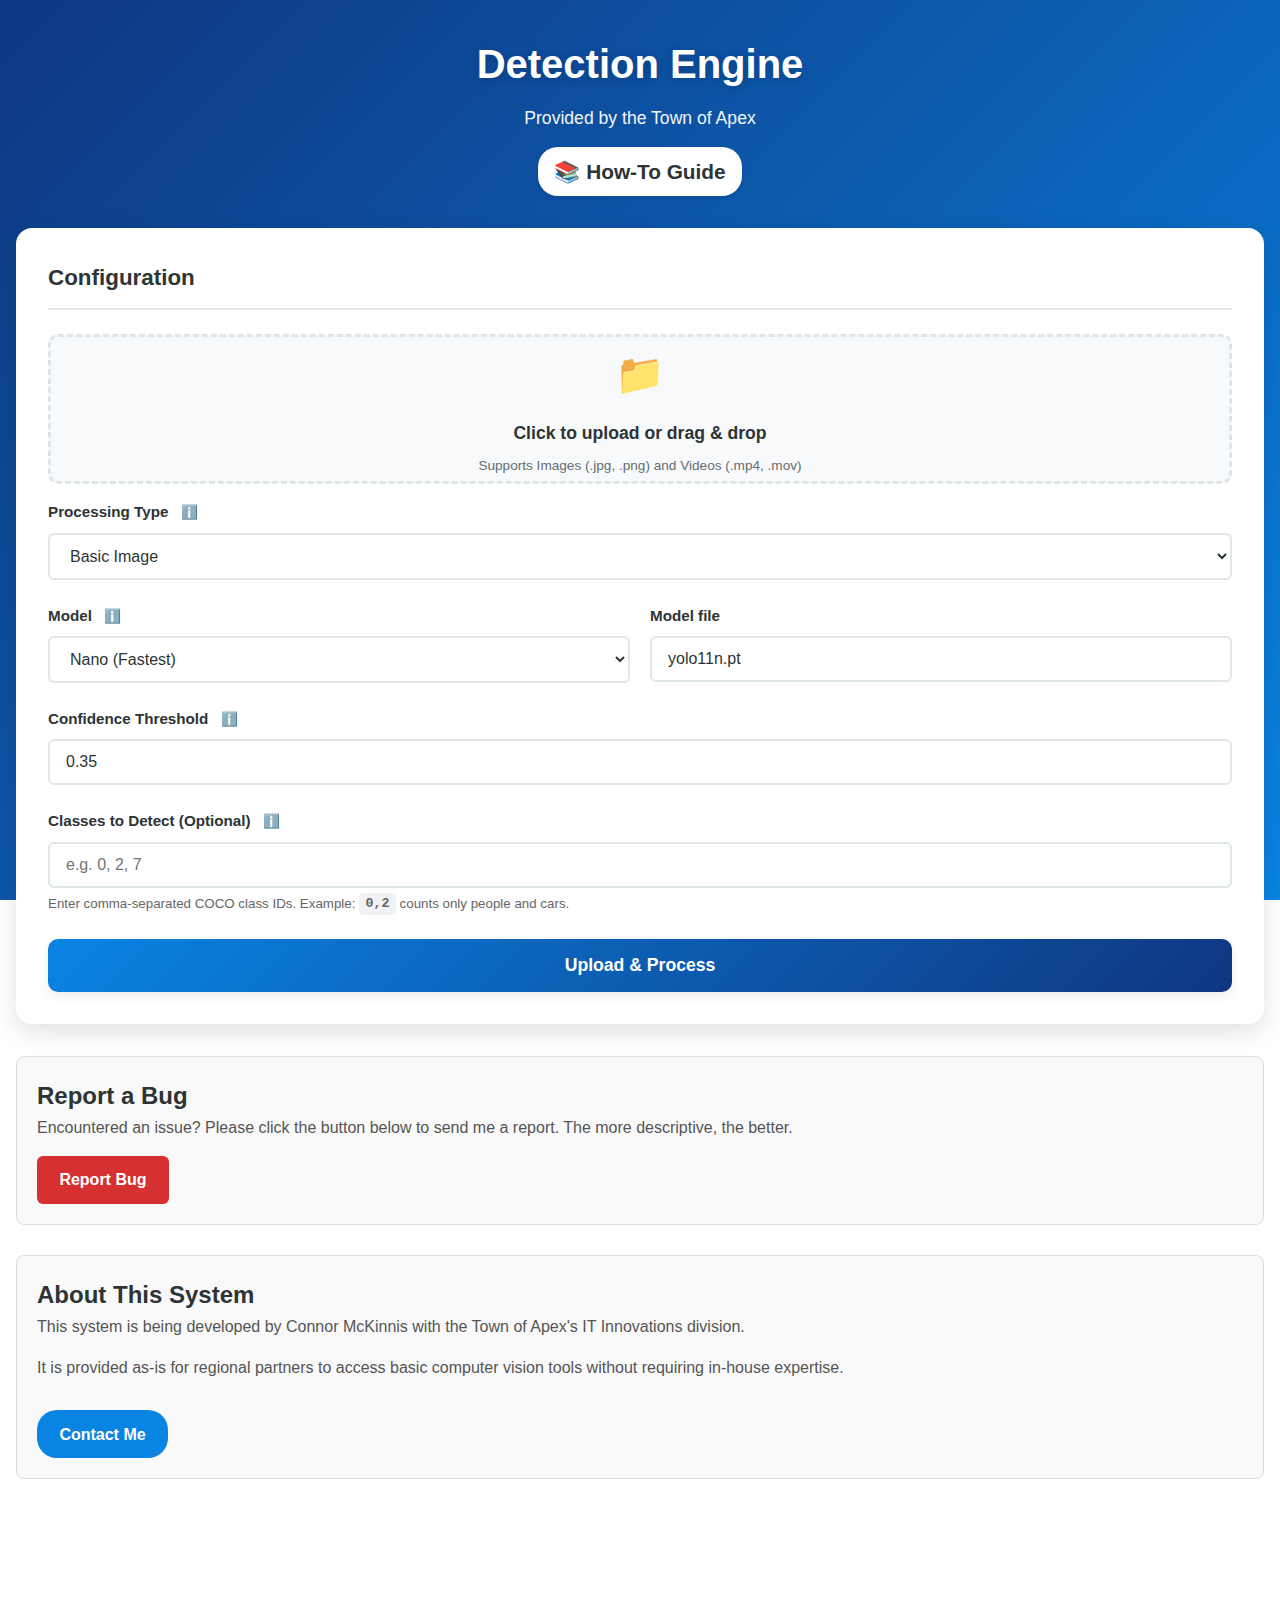
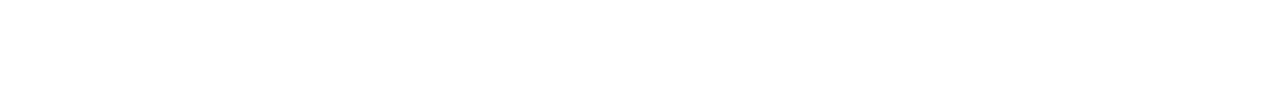
<file: static/index.html>
<!DOCTYPE html>
<html lang="en">

<head>
    <meta charset="UTF-8">
    <meta name="viewport" content="width=device-width, initial-scale=1.0">
    <title>Detection Engine</title>
    <link rel="icon"
        href="data:image/svg+xml,<svg xmlns=%22http://www.w3.org/2000/svg%22 viewBox=%220 0 100 100%22><text y=%22.9em%22 font-size=%2290%22>🔍</text></svg>">
    <link rel="stylesheet" href="/static/style.css">
</head>

<body>
    <div class="container">
        <header>
            <h1>Detection Engine</h1>
            <p class="subtitle">Provided by the Town of Apex</p>
            <div style="margin-top: 15px;">
                <a href="/guide"
                    style="display: inline-block; background-color: white; color: #2d3436; text-decoration: none; font-weight: 600; padding: 8px 16px; border-radius: 20px; box-shadow: 0 2px 4px rgba(0,0,0,0.1); font-size: 1.3rem;">
                    📚 How-To Guide
                </a>
            </div>
        </header>

        <!-- Main Form -->
        <form id="uploadForm" class="upload-form">
            <h2>Configuration</h2>

            <!-- File Upload -->
            <div class="drop-zone" id="dropZone">
                <div class="drop-zone-content">
                    <span class="drop-zone-icon">📁</span>
                    <span class="drop-zone-text">Click to upload or drag & drop</span>
                    <span class="drop-zone-hint">Supports Images (.jpg, .png) and Videos (.mp4, .mov)</span>
                </div>
                <input type="file" name="file" id="fileInput" accept="image/*,video/*" required class="drop-zone-input">
            </div>
            <div id="filePreview" class="file-preview" style="display:none;">
                <div class="preview-info">
                    <span id="previewName"></span>
                    <button type="button" id="removeFileBtn" class="remove-btn">&times;</button>
                </div>
            </div>

            <!-- Processing Type -->
            <div class="form-group">
                <label for="typeSelect">
                    Processing Type
                    <span class="tooltip"
                        data-tooltip="Basic: Fast standard detection. Sliced: Better for small objects, uses tiled processing.">ℹ️</span>
                </label>
                <select name="type" id="typeSelect">
                    <optgroup label="🖼️ Images" id="imageGroup">
                        <option value="basic">Basic Image</option>
                        <option value="sliced">Sliced Image (Better for small objects)</option>
                        <option value="image_zone_count">Image Zone Counting</option>
                        <option value="image_custom">Advanced Image (Custom Classes)</option>
                    </optgroup>
                    <optgroup label="🎥 Videos" id="videoGroup">
                        <option value="video">Basic Video</option>
                        <option value="sliced_video">Sliced Video (Better for small objects)</option>
                        <option value="polygon_cross_count">Polygon Crossing</option>
                        <option value="video_custom">Advanced Video (Custom Classes)</option>
                        <option value="stream">YouTube Livestream (Real-time)</option>
                    </optgroup>
                </select>
            </div>

            <div style="display: flex; gap: 20px; flex-wrap: wrap;">
                <!-- Model Select -->
                <div class="form-group" style="flex: 1; min-width: 250px;">
                    <label for="modelSelect">
                        Model
                        <span class="tooltip"
                            data-tooltip="Larger models are more accurate but slower. Nano is fastest.">
                            ℹ️
                        </span>
                    </label>

                    <select id="modelSelect" class="form-control">
                        <option value="yolo11n.pt">Nano (Fastest)</option>
                        <option value="yolo11s.pt">Small</option>
                        <option value="yolo11m.pt">Medium</option>
                        <option value="yolo11l.pt">Large</option>
                        <option value="yolo11x.pt">Extra Large (Most Accurate)</option>
                        <option value="yolo11n_drone.pt">Aerial Nano (best for aerials and crowds)</option>
                        <option value="yoloe-11s-seg.pt">YOLOE (Custom Classes)</option>
                    </select>
                </div>

                <!-- Model Input -->
                <div class="form-group" style="flex: 1; min-width: 250px;">
                    <label for="modelInput">Model file</label>
                    <input type="text" name="model" id="modelInput" value="yolo11n.pt" class="form-control">
                </div>
            </div>

            <!-- Confidence Threshold -->
            <div class="form-group">
                <label for="confInput">
                    Confidence Threshold
                    <span class="tooltip"
                        data-tooltip="Lower (0.1-0.3) = more detections but more false positives. Higher (0.5-0.8) = fewer but more confident detections.">ℹ️</span>
                </label>
                <input type="number" name="conf_threshold" id="confInput" value="0.35" step="0.01" min="0" max="1">
            </div>

            <!-- Standard Classes to Detect -->
            <div class="form-group" id="standardClassesGroup">
                <label for="polygonClasses">
                    Classes to Detect (Optional)
                    <span class="tooltip"
                        data-tooltip="Comma-separated COCO class IDs. Example: 0=person, 2=car, 7=truck. Leave blank to detect all classes.">
                        ℹ️
                    </span>
                </label>

                <input type="text" id="polygonClasses" name="polygon_classes" placeholder="e.g. 0, 2, 7"
                    style="width: 100%;" />

                <small style="display: block; margin-top: 5px; color: #666;">
                    Enter comma-separated COCO class IDs. Example: <code>0,2</code> counts only people and cars.
                </small>
            </div>

            <!-- Custom Classes to Detect -->
            <div class="form-group" id="customClassesGroup" style="display:none;">
                <label for="customClassesInput">
                    Custom Class Names (Required)
                    <span class="tooltip"
                        data-tooltip="Enter ANY object names you want to detect, separated by commas.">
                        ℹ️
                    </span>
                </label>

                <input type="text" id="customClassesInput" name="custom_classes"
                    placeholder="e.g. person, backpack, red hat" style="width: 100%;" />

                <small style="display: block; margin-top: 5px; color: #666;">
                    Enter comma-separated names of objects. Example: <code>person, red car, dog</code>.
                </small>
            </div>

            <!-- Sliced Image Settings -->
            <div id="slicedImageSettings" class="advanced-settings" style="display:none;">
                <h3>Slicer Settings</h3>
                <p class="settings-description">Image is divided into overlapping tiles for better small object
                    detection</p>

                <div class="form-group">
                    <label for="imgSliceWidth">
                        Slice Width (pixels)
                        <span class="tooltip"
                            data-tooltip="Smaller slices (128-256) = better for tiny objects but slower. Larger (512-1024) = faster but may miss small details.">ℹ️</span>
                    </label>
                    <input type="number" name="img_slice_width" id="imgSliceWidth" value="256" min="64" max="2048"
                        step="32">
                </div>

                <div class="form-group">
                    <label for="imgSliceHeight">
                        Slice Height (pixels)
                        <span class="tooltip"
                            data-tooltip="Should typically match slice width for square tiles.">ℹ️</span>
                    </label>
                    <input type="number" name="img_slice_height" id="imgSliceHeight" value="256" min="64" max="2048"
                        step="32">
                </div>

                <div class="form-group">
                    <label for="imgOverlapWidthRatio">
                        Overlap Width Ratio
                        <span class="tooltip"
                            data-tooltip="How much tiles overlap (0.0-1.0). Higher overlap (0.2-0.3) catches objects at tile edges but is slower.">ℹ️</span>
                    </label>
                    <input type="number" name="img_overlap_width_ratio" id="imgOverlapWidthRatio" value="0.2" min="0"
                        max="1" step="0.05">
                </div>

                <div class="form-group">
                    <label for="imgOverlapHeightRatio">
                        Overlap Height Ratio
                        <span class="tooltip" data-tooltip="Should typically match overlap width ratio.">ℹ️</span>
                    </label>
                    <input type="number" name="img_overlap_height_ratio" id="imgOverlapHeightRatio" value="0.2" min="0"
                        max="1" step="0.05">
                </div>
            </div>

            <!-- Sliced Video Settings -->
            <div id="slicedVideoSettings" class="advanced-settings" style="display:none;">
                <h3>Slicer Settings</h3>
                <p class="settings-description">Each frame is divided into overlapping tiles with object tracking across
                    frames</p>

                <div class="form-group">
                    <label for="sliceWidth">
                        Slice Width (pixels)
                        <span class="tooltip"
                            data-tooltip="Larger slices (960+) recommended for video to balance speed and accuracy.">ℹ️</span>
                    </label>
                    <input type="number" name="slice_width" id="sliceWidth" value="960" min="64" max="2048" step="32">
                </div>

                <div class="form-group">
                    <label for="sliceHeight">
                        Slice Height (pixels)
                        <span class="tooltip" data-tooltip="Should typically match slice width.">ℹ️</span>
                    </label>
                    <input type="number" name="slice_height" id="sliceHeight" value="960" min="64" max="2048" step="32">
                </div>

                <div class="form-group">
                    <label for="overlapWidth">
                        Overlap Width (pixels)
                        <span class="tooltip"
                            data-tooltip="Pixel overlap between tiles. 10-20px is usually sufficient for video.">ℹ️</span>
                    </label>
                    <input type="number" name="overlap_width" id="overlapWidth" value="10" min="0" max="200" step="5">
                </div>

                <div class="form-group">
                    <label for="overlapHeight">
                        Overlap Height (pixels)
                        <span class="tooltip" data-tooltip="Should typically match overlap width.">ℹ️</span>
                    </label>
                    <input type="number" name="overlap_height" id="overlapHeight" value="10" min="0" max="200" step="5">
                </div>
            </div>

            <!-- Polygon Cross Count Video Settings -->
            <div id="polygonCrossCountSettings" class="advanced-settings" style="display:none;">
                <h3>Polygon Cross Count Settings</h3>
                <p class="settings-description">Define polygonal regions or lines to count objects crossing them</p>

                <!-- Instructions Callout -->
                <div
                    style="background: linear-gradient(135deg, #74b9ff, #0984e3); color: white; padding: 15px; border-radius: 8px; margin-bottom: 15px;">
                    <strong style="font-size: 1.1em;">📝 Drawing Instructions:</strong>
                    <ul style="margin: 10px 0 0 20px; line-height: 1.8;">
                        <li><strong>Click</strong> to add points to your current polygon/line</li>
                        <li>Click <strong>"Finish & Start New"</strong> to complete the current shape and begin another
                        </li>
                        <li>Draw <strong>2 points</strong> for a line, or <strong>3+ points</strong> for a polygon</li>
                        <li>Each region will be shown in a <strong>different color</strong></li>
                    </ul>
                </div>

                <div class="form-group">
                    <label>Draw Regions on Frame</label>
                    <div class="canvas-container"
                        style="position: relative; width: 100%; max-width: 800px; margin-bottom: 10px;">
                        <canvas id="regionCanvas"
                            style="width: 100%; border: 1px solid #ccc; display: none; cursor: crosshair;"></canvas>
                        <div id="canvasPlaceholder"
                            style="padding: 20px; text-align: center; background: #f0f0f0; border-radius: 6px; color: #666;">
                            Select a video to verify frame dimensions and draw markings
                        </div>
                    </div>
                    <div style="display: flex; gap: 10px; flex-wrap: wrap; margin-bottom: 8px;">
                        <button type="button" id="finishVideoRegionBtn"
                            style="padding: 8px 16px; font-size: 0.9rem; background: #00b894; color: white; border: none; border-radius: 4px; cursor: pointer; font-weight: 600;">
                            ✓ Finish & Start New Region
                        </button>
                        <button type="button" id="clearPointsBtn"
                            style="padding: 8px 16px; font-size: 0.9rem; background: #636e72; color: white; border: none; border-radius: 4px; cursor: pointer;">
                            🗑️ Clear All Regions
                        </button>
                    </div>
                    <small style="display: block; color: #666;">
                        <span id="pointCount">0 pts / 0 complete</span> —
                        <em>Dashed lines = in-progress, solid = complete</em>
                    </small>
                </div>

                <div class="form-group">
                    <label for="regionPoints">
                        Region Points (Line or Polygon)
                        <span class="tooltip"
                            data-tooltip="Single region: [(x1,y1), ...]. Multiple regions: {'region-01': [...], 'region-02': [...]}">ℹ️</span>
                    </label>
                    <input type="text" name="region_points" id="regionPoints" placeholder="[(300, 100), (300, 1200)]"
                        readonly style="background: #f9f9f9; cursor: not-allowed;">
                </div>
            </div>

            <!-- Image Zone Counting Settings -->
            <div id="imageZoneSettings" class="advanced-settings" style="display:none;">
                <h3>Image Zone Settings</h3>
                <p class="settings-description">Draw polygon zones on the image to count objects within them.</p>

                <!-- Instructions Callout -->
                <div
                    style="background: linear-gradient(135deg, #a29bfe, #6c5ce7); color: white; padding: 15px; border-radius: 8px; margin-bottom: 15px;">
                    <strong style="font-size: 1.1em;">📝 Drawing Instructions:</strong>
                    <ul style="margin: 10px 0 0 20px; line-height: 1.8;">
                        <li><strong>Click</strong> to add points to your current polygon</li>
                        <li>Click <strong>"Finish & Start New"</strong> to complete the current zone and begin another
                        </li>
                        <li>Draw <strong>3+ points</strong> to create a polygon zone</li>
                        <li>Each zone will be shown in a <strong>different color</strong></li>
                    </ul>
                </div>

                <div class="form-group">
                    <label>Draw Zones on Image</label>
                    <div class="canvas-container"
                        style="position: relative; width: 100%; max-width: 800px; margin-bottom: 10px;">
                        <canvas id="imgZoneCanvas"
                            style="width: 100%; border: 1px solid #ccc; display: none; cursor: crosshair;"></canvas>
                        <div id="imgZonePlaceholder"
                            style="padding: 20px; text-align: center; background: #f0f0f0; border-radius: 6px; color: #666;">
                            Select an image to draw zones
                        </div>
                    </div>
                    <div style="display: flex; gap: 10px; flex-wrap: wrap; margin-bottom: 8px;">
                        <button type="button" id="finishImageZoneBtn"
                            style="padding: 8px 16px; font-size: 0.9rem; background: #6c5ce7; color: white; border: none; border-radius: 4px; cursor: pointer; font-weight: 600;">
                            ✓ Finish & Start New Zone
                        </button>
                        <button type="button" id="imgZoneClearBtn"
                            style="padding: 8px 16px; font-size: 0.9rem; background: #636e72; color: white; border: none; border-radius: 4px; cursor: pointer;">
                            🗑️ Clear All Zones
                        </button>
                    </div>
                    <small style="display: block; color: #666;">
                        <span id="imgZonePointCount">0 pts / 0 complete</span> —
                        <em>Dashed lines = in-progress, solid = complete</em>
                    </small>
                </div>

                <div class="form-group">
                    <label for="imgZonePoints">
                        Zone Points
                        <span class="tooltip"
                            data-tooltip="Single zone: [(x1,y1), ...]. Multiple zones: {'region-01': [...], 'region-02': [...]}">ℹ️</span>
                    </label>
                    <input type="text" name="img_zone_points" id="imgZonePoints"
                        placeholder="[(50, 50), (250, 50), ...]" readonly
                        style="background: #f9f9f9; cursor: not-allowed;">
                </div>
            </div>

            <!-- Livestream Settings -->
            <div id="livestreamSettings" class="advanced-settings" style="display:none;">
                <h3>Livestream Settings</h3>
                <p class="settings-description">Process a live YouTube stream for a set duration</p>

                <div class="form-group">
                    <label for="streamUrl">
                        YouTube URL
                        <span class="tooltip" data-tooltip="The full URL to the YouTube livestream.">ℹ️</span>
                    </label>
                    <input type="text" name="youtube_url" id="streamUrl"
                        placeholder="https://www.youtube.com/watch?v=..." class="form-control">
                </div>

                <div class="form-group">
                    <label for="streamDuration">
                        Capture Duration (seconds)
                        <span class="tooltip"
                            data-tooltip="How long to analyze the stream. 30-300 seconds is usually good for a sample.">ℹ️</span>
                    </label>
                    <input type="number" name="duration" id="streamDuration" value="30" min="5" max="1800">
                </div>

                <div class="form-group">
                    <label for="streamFrameSkip">
                        Frame Skip
                        <span class="tooltip"
                            data-tooltip="Sample every Nth frame. Higher = faster, Lower = more smooth tracking.">ℹ️</span>
                    </label>
                    <input type="number" name="frame_skip" id="streamFrameSkip" value="5" min="1" max="60">
                </div>
            </div>

            <!-- Complexity Estimation -->
            <div id="estimationSection" class="info-card"
                style="display:none; margin-top: 1.5rem; border-left: 5px solid var(--warning-color);">
                <h3 style="color: var(--text-primary); margin-bottom: 10px;">Processing Estimate</h3>
                <div class="results-grid"
                    style="grid-template-columns: repeat(auto-fit, minmax(150px, 1fr)); gap: 1rem;">
                    <div>
                        <strong
                            style="display:block; color:var(--text-secondary); font-size: 0.9rem;">Resolution</strong>
                        <span id="estRes" style="font-weight:600; font-size:1.1rem;">-</span>
                    </div>
                    <div>
                        <strong style="display:block; color:var(--text-secondary); font-size: 0.9rem;">Total
                            Frames</strong>
                        <span id="estFrames" style="font-weight:600; font-size:1.1rem;">-</span>
                    </div>
                    <div>
                        <strong style="display:block; color:var(--text-secondary); font-size: 0.9rem;">Slices /
                            Frame</strong>
                        <span id="estSlices" style="font-weight:600; font-size:1.1rem;">-</span>
                    </div>
                    <div>
                        <strong style="display:block; color:var(--text-secondary); font-size: 0.9rem;">Total
                            Inferences</strong>
                        <span id="estTotal"
                            style="font-weight:600; font-size:1.1rem; color: var(--primary-color);">-</span>
                    </div>
                </div>
                <div id="estDuration"
                    style="margin-top: 10px; font-size: 0.85rem; color: var(--text-secondary); font-style: italic;">
                </div>
                <div id="estWarning" style="margin-top: 10px; font-weight: 600; font-size: 0.9rem; display:none;"></div>
            </div>

            <button type="submit" class="submit-btn" id="submitBtn">
                <span id="btnText">Upload & Process</span>
                <span id="btnLoader" class="loader" style="display:none;"></span>
            </button>
        </form>



        <!-- Results Section -->
        <div class="results-section" id="resultsSection" style="display:none;">
            <h2>Results</h2>
            <div class="results-grid">
                <div class="results-card">
                    <div
                        style="display: flex; justify-content: space-between; align-items: center; margin-bottom: 10px;">
                        <h3 style="margin: 0;">Object Counts</h3>
                        <button type="button" id="copyResultsBtn" class="btn"
                            style="padding: 4px 12px; font-size: 0.8rem; background: var(--secondary-color); border-radius: 4px;">📋
                            Copy</button>
                    </div>
                    <pre id="results"></pre>
                </div>
                <div class="results-card">
                    <h3>Annotated Output</h3>
                    <img id="annotatedImage" style="display:none;">
                    <video id="annotatedVideo" controls style="display:none;"></video>

                    <a id="downloadResultBtn" href="#" class="btn btn-primary" download
                        style="display:none; width: 100%; margin-top: 15px; text-align: center;">
                        ⬇️ Download Result
                    </a>
                </div>
            </div>
        </div>

        <!-- Bug Report Section -->
        <div class="bug-report-section"
            style="margin-top: 30px; padding: 20px; border: 1px solid #ddd; border-radius: 8px; background-color: #f9f9f9;">
            <h2>Report a Bug</h2>
            <p style="margin-bottom: 15px; color: #555;">Encountered an issue? Please click the button below to send me
                a report. The more descriptive, the better.</p>
            <a href="mailto:connor.mckinnis@apexnc.org?subject=Detection%20Engine%20Bug%20Report"
                class="btn btn-danger">
                Report Bug
            </a>
        </div>

        <!-- About Section -->
        <div class="about-section"
            style="margin-top: 30px; padding: 20px; border: 1px solid #ddd; border-radius: 8px; background-color: #f9f9f9;">
            <h2>About This System</h2>
            <p style="margin-bottom: 15px; color: #555;">This system is being developed by Connor McKinnis with the Town
                of Apex's IT Innovations division.</p>
            <p style="margin-bottom: 15px; color: #555;">It is provided as-is for regional partners to access basic
                computer vision tools without requiring in-house expertise.</p>
            <a href="mailto:connor.mckinnis@apexnc.org?subject=Detection%20Engine" class="btn btn-primary"
                style="margin-top: 15px;">
                Contact Me
            </a>
        </div>

        <!-- Disclaimers -->
        <footer
            style="text-align: center; color: rgba(255,255,255,0.7); margin-top: 4rem; padding-bottom: 4rem; font-size: 0.9rem;">
            <p>Detection Engine is an evolving tool. Always validate AI-generated statistics for critical operational
                needs.</p>
            <p style="margin-top: 10px;">&copy; 2024 Town of Apex Detection Engine</p>
        </footer>

    </div>


    <script src="/static/script.js"></script>
</body>

</html>
</file>
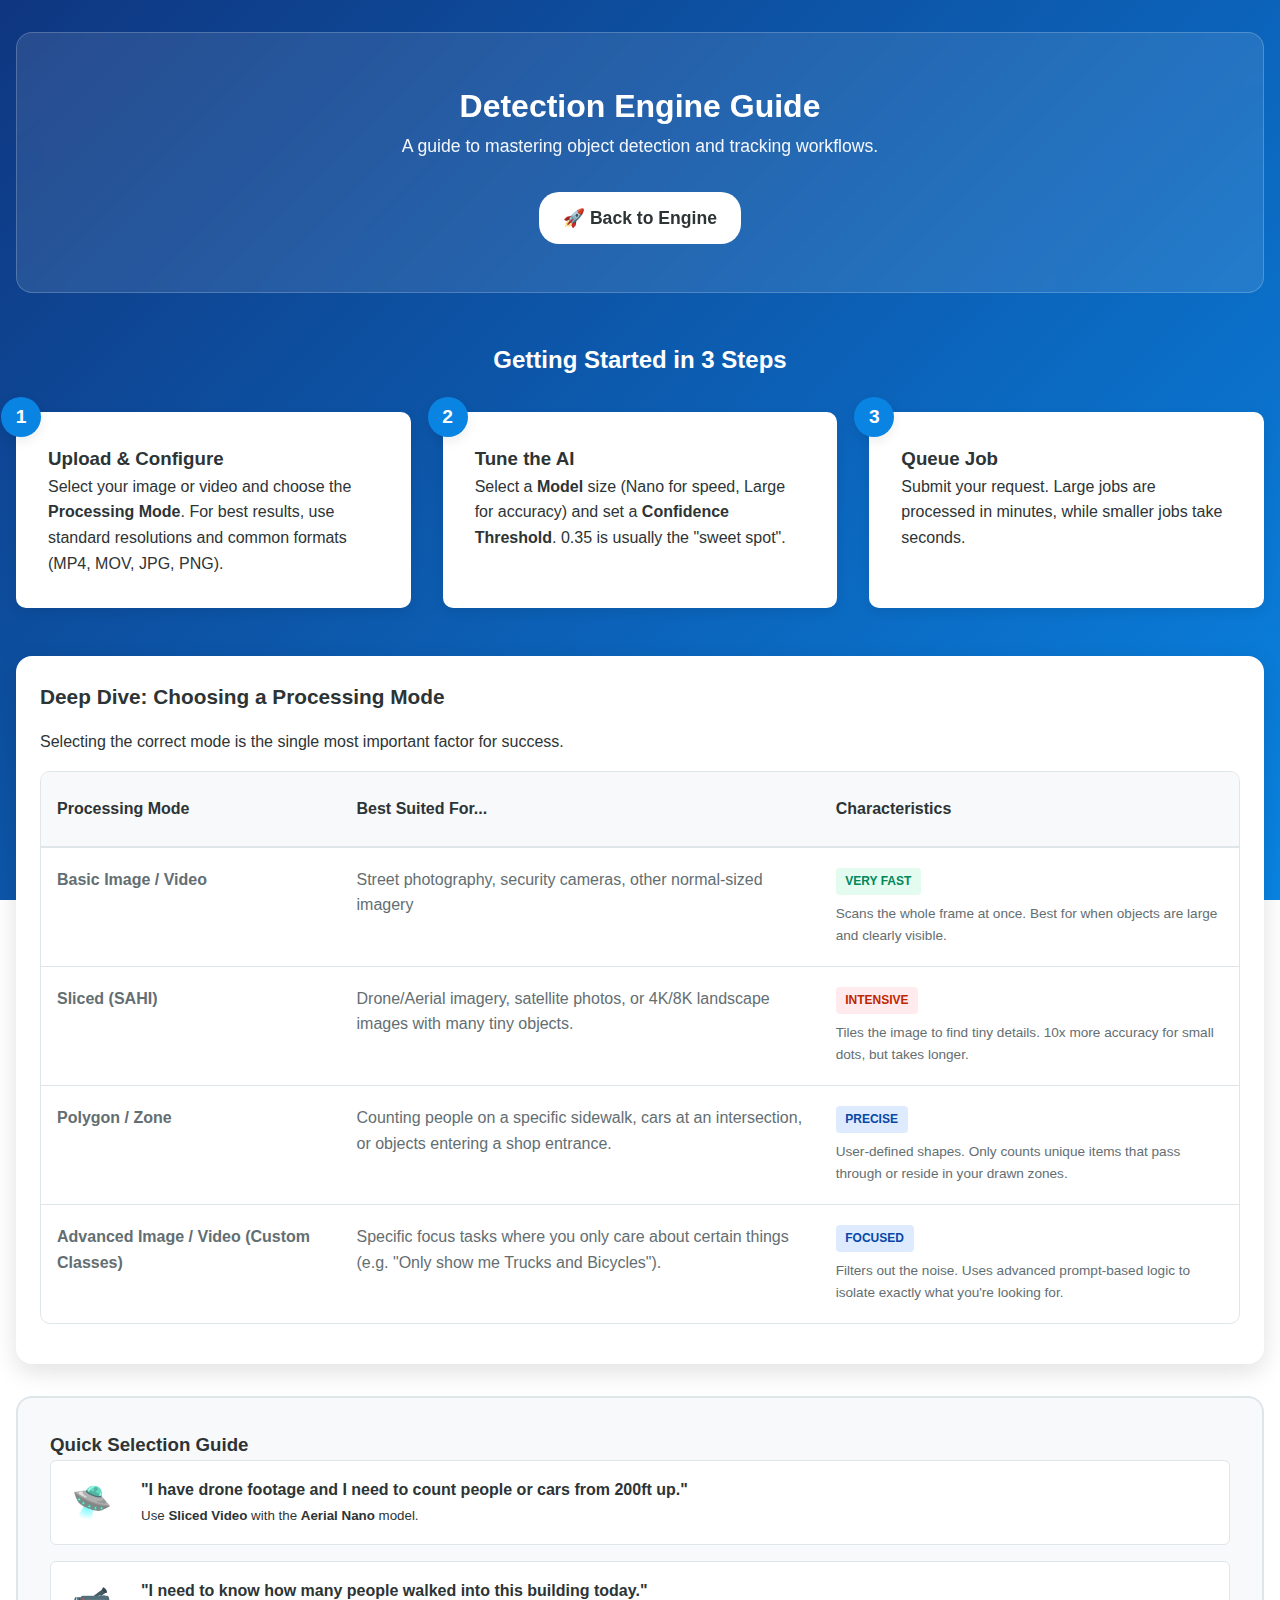
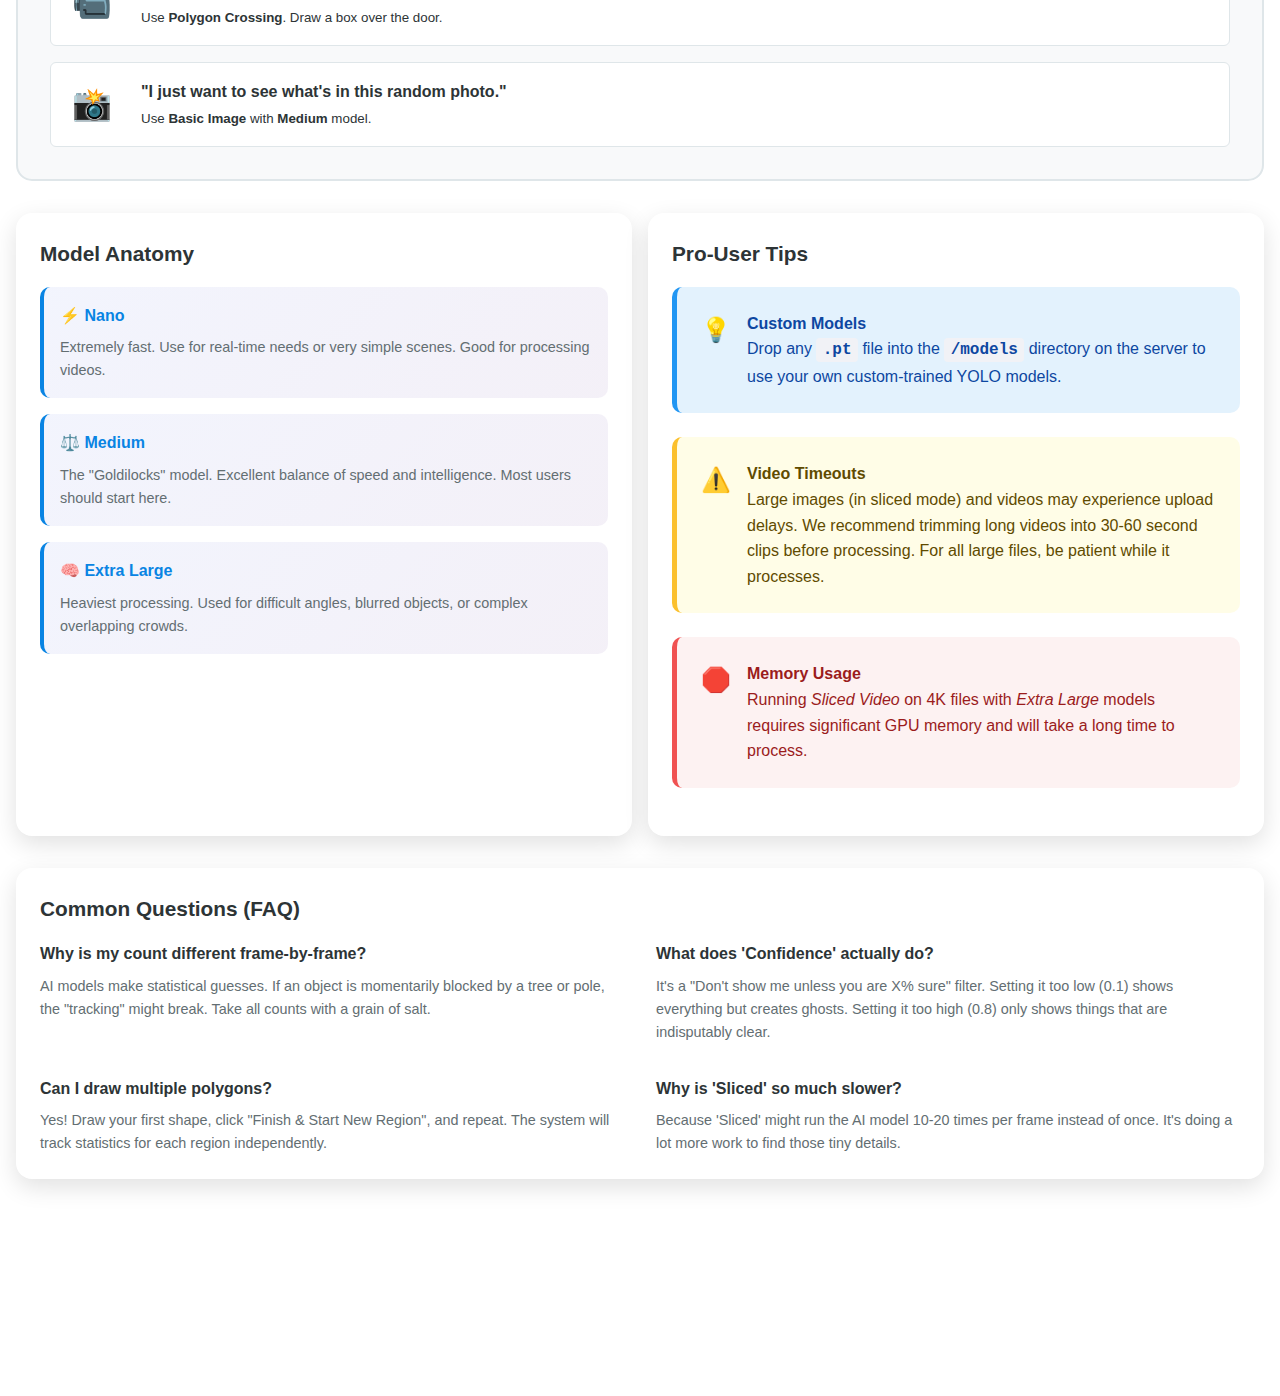
<file: static/guide.html>
<!DOCTYPE html>
<html lang="en">

<head>
    <meta charset="UTF-8">
    <meta name="viewport" content="width=device-width, initial-scale=1.0">
    <title>User Guide - Detection Engine</title>
    <link rel="icon"
        href="data:image/svg+xml,<svg xmlns=%22http://www.w3.org/2000/svg%22 viewBox=%220 0 100 100%22><text y=%22.9em%22 font-size=%2290%22>🔍</text></svg>">
    <link rel="stylesheet" href="/static/style.css">
</head>

<body>
    <div class="container">
        <div class="hero-guide">
            <h1 style="color: white;">Detection Engine Guide</h1>
            <p class="subtitle" style="color: white;">A guide to mastering object detection and
                tracking workflows.</p>
            <div style="margin-top: 2rem;">
                <a href="/" class="btn btn-primary"
                    style="padding: 12px 24px; font-size: 1.1rem; background-color: white; color: #2d3436; text-decoration: none; font-weight: 600;">
                    🚀 Back to Engine
                </a>
            </div>
        </div>

        <!-- Quick Start -->
        <section>
            <h2 style="color: white; margin-bottom: 2rem; text-align: center;">Getting Started in 3 Steps</h2>
            <div class="quick-start">
                <div class="step-card">
                    <div class="step-number">1</div>
                    <h3>Upload & Configure</h3>
                    <p>Select your image or video and choose the <strong>Processing Mode</strong>. For best results, use
                        standard resolutions and common formats (MP4, MOV, JPG, PNG).</p>
                </div>
                <div class="step-card">
                    <div class="step-number">2</div>
                    <h3>Tune the AI</h3>
                    <p>Select a <strong>Model</strong> size (Nano for speed, Large for accuracy) and set a
                        <strong>Confidence Threshold</strong>. 0.35 is usually the "sweet spot".
                    </p>
                </div>
                <div class="step-card">
                    <div class="step-number">3</div>
                    <h3>Queue Job</h3>
                    <p>Submit your request. Large jobs are processed in minutes, while smaller jobs take seconds.</p>
                </div>
            </div>
        </section>

        <!-- Choosing Mode -->
        <div class="info-card">
            <h2>Deep Dive: Choosing a Processing Mode</h2>
            <p>Selecting the correct mode is the single most important factor for success.</p>

            <table class="mode-table">
                <thead>
                    <tr>
                        <th style="width: 25%;">Processing Mode</th>
                        <th style="width: 40%;">Best Suited For...</th>
                        <th>Characteristics</th>
                    </tr>
                </thead>
                <tbody>
                    <tr>
                        <td><strong>Basic Image / Video</strong></td>
                        <td>Street photography, security cameras, other normal-sized imagery</td>
                        <td>
                            <span class="tag tag-fast">Very Fast</span>
                            <p style="margin-top: 0.5rem; font-size: 0.85rem;">Scans the whole frame at once. Best for
                                when objects are large and clearly visible.</p>
                        </td>
                    </tr>
                    <tr>
                        <td><strong>Sliced (SAHI)</strong></td>
                        <td>Drone/Aerial imagery, satellite photos, or 4K/8K landscape images with many tiny
                            objects.</td>
                        <td>
                            <span class="tag tag-slow">Intensive</span>
                            <p style="margin-top: 0.5rem; font-size: 0.85rem;">Tiles the image to find tiny details. 10x
                                more accuracy for small dots, but takes longer.</p>
                        </td>
                    </tr>
                    <tr>
                        <td><strong>Polygon / Zone</strong></td>
                        <td>Counting people on a specific sidewalk, cars at an intersection, or objects entering a shop
                            entrance.</td>
                        <td>
                            <span class="tag tag-balanced">Precise</span>
                            <p style="margin-top: 0.5rem; font-size: 0.85rem;">User-defined shapes. Only counts unique
                                items that pass through or reside in your drawn zones.</p>
                        </td>
                    </tr>
                    <tr>
                        <td><strong>Advanced Image / Video (Custom Classes)</strong></td>
                        <td>Specific focus tasks where you only care about certain things (e.g. "Only show me Trucks and
                            Bicycles").</td>
                        <td>
                            <span class="tag tag-balanced">Focused</span>
                            <p style="margin-top: 0.5rem; font-size: 0.85rem;">Filters out the noise. Uses advanced
                                prompt-based logic to isolate exactly what you're looking for.</p>
                        </td>
                    </tr>
                </tbody>
            </table>
        </div>

        <!-- Decision Tree Callout -->
        <div class="decision-box">
            <h3>Quick Selection Guide</h3>
            <div class="decision-option">
                <div class="decision-icon">🛸</div>
                <div>
                    <strong>"I have drone footage and I need to count people or cars from 200ft up."</strong><br>
                    <small>Use <strong>Sliced Video</strong> with the <strong>Aerial Nano</strong> model.</small>
                </div>
            </div>
            <div class="decision-option">
                <div class="decision-icon">📹</div>
                <div>
                    <strong>"I need to know how many people walked into this building today."</strong><br>
                    <small>Use <strong>Polygon Crossing</strong>. Draw a box over the door.</small>
                </div>
            </div>
            <div class="decision-option">
                <div class="decision-icon">📸</div>
                <div>
                    <strong>"I just want to see what's in this random photo."</strong><br>
                    <small>Use <strong>Basic Image</strong> with <strong>Medium</strong> model.</small>
                </div>
            </div>
        </div>

        <!-- Advanced Features -->
        <div class="guide-grid">
            <div class="info-card" style="margin-bottom: 0;">
                <h2>Model Anatomy</h2>
                <div class="guide-item" style="margin-bottom: 1rem;">
                    <strong>⚡ Nano</strong>
                    <p>Extremely fast. Use for real-time needs or very simple scenes. Good for processing videos.</p>
                </div>
                <div class="guide-item" style="margin-bottom: 1rem;">
                    <strong>⚖️ Medium</strong>
                    <p>The "Goldilocks" model. Excellent balance of speed and intelligence. Most users should start
                        here.</p>
                </div>
                <div class="guide-item">
                    <strong>🧠 Extra Large</strong>
                    <p>Heaviest processing. Used for difficult angles, blurred objects, or complex overlapping crowds.
                    </p>
                </div>
            </div>

            <div class="info-card" style="margin-bottom: 0;">
                <h2>Pro-User Tips</h2>
                <div class="callout callout-info" style="margin-top: 0;">
                    <span class="callout-icon">💡</span>
                    <div>
                        <strong>Custom Models</strong><br>
                        Drop any <code>.pt</code> file into the <code>/models</code> directory on the server to use your
                        own custom-trained YOLO models.
                    </div>
                </div>
                <div class="callout callout-warning">
                    <span class="callout-icon">⚠️</span>
                    <div>
                        <strong>Video Timeouts</strong><br>
                        Large images (in sliced mode) and videos may experience upload delays. We recommend trimming
                        long videos into 30-60
                        second clips before processing. For all large files, be patient while it processes.
                    </div>
                </div>
                <div class="callout callout-danger">
                    <span class="callout-icon">🛑</span>
                    <div>
                        <strong>Memory Usage</strong><br>
                        Running <em>Sliced Video</em> on 4K files with <em>Extra Large</em> models requires significant
                        GPU memory and will take a long time to process.
                    </div>
                </div>
            </div>
        </div>

        <!-- Troubleshooting & FAQ -->
        <div class="info-card" style="margin-top: 2rem;">
            <h2>Common Questions (FAQ)</h2>
            <div style="display: grid; grid-template-columns: 1fr 1fr; gap: 2rem;">
                <div>
                    <h4 style="margin-bottom: 0.5rem; color: var(--text-primary);">Why is my count different
                        frame-by-frame?</h4>
                    <p style="font-size: 0.9rem; color: var(--text-secondary);">AI models make statistical guesses. If
                        an object is momentarily blocked by a tree or pole, the "tracking" might break. Take all counts
                        with a grain of salt.</p>
                </div>
                <div>
                    <h4 style="margin-bottom: 0.5rem; color: var(--text-primary);">What does 'Confidence' actually do?
                    </h4>
                    <p style="font-size: 0.9rem; color: var(--text-secondary);">It's a "Don't show me unless you are X%
                        sure" filter. Setting it too low (0.1) shows everything but creates ghosts. Setting it too high
                        (0.8) only shows things that are indisputably clear.</p>
                </div>
                <div>
                    <h4 style="margin-bottom: 0.5rem; color: var(--text-primary);">Can I draw multiple polygons?</h4>
                    <p style="font-size: 0.9rem; color: var(--text-secondary);">Yes! Draw your first shape, click
                        "Finish & Start New Region", and repeat. The system will track statistics for each region
                        independently.</p>
                </div>
                <div>
                    <h4 style="margin-bottom: 0.5rem; color: var(--text-primary);">Why is 'Sliced' so much slower?</h4>
                    <p style="font-size: 0.9rem; color: var(--text-secondary);">Because 'Sliced' might run the AI model
                        10-20 times per frame instead of once. It's doing a lot more work to find those tiny details.
                    </p>
                </div>
            </div>
        </div>

        <!-- Disclaimers -->
        <footer
            style="text-align: center; color: rgba(255,255,255,0.7); margin-top: 4rem; padding-bottom: 4rem; font-size: 0.9rem;">
            <p>Detection Engine is an evolving tool. Always validate AI-generated statistics for critical operational
                needs.</p>
            <p style="margin-top: 10px;">&copy; 2024 Town of Apex Detection Engine</p>
        </footer>
    </div>
</body>

</html>
</file>
<file: static/style.css>
/* Modern CSS Reset & Base Styles */
* {
    margin: 0;
    padding: 0;
    box-sizing: border-box;
}

:root {
    --primary-color: #0984e3;
    --primary-hover: #0770c4;
    --secondary-color: #0f3680;
    --success-color: #00b894;
    --warning-color: #fdcb6e;
    --danger-color: #d63031;
    --danger-hover: #c0392b;
    --bg-color: #f5f6fa;
    --card-bg: #ffffff;
    --text-primary: #2d3436;
    --text-secondary: #636e72;
    --border-color: #dfe6e9;
    --shadow-sm: 0 2px 4px rgba(0, 0, 0, 0.05);
    --shadow-md: 0 4px 12px rgba(0, 0, 0, 0.08);
    --shadow-lg: 0 8px 24px rgba(0, 0, 0, 0.12);
    --radius-sm: 6px;
    --radius-md: 10px;
    --radius-lg: 16px;
}

body {
    font-family: -apple-system, BlinkMacSystemFont, 'Segoe UI', Roboto, Oxygen, Ubuntu, Cantarell, sans-serif;
    background: linear-gradient(135deg, #0f3680 0%, #0984e3 100%);
    background-attachment: fixed;
    min-height: 100vh;
    padding: 2rem 1rem;
    color: var(--text-primary);
    line-height: 1.6;
}

.container {
    max-width: 1400px;
    margin: 0 auto;
}

/* Header */
header {
    text-align: center;
    margin-bottom: 2rem;
    color: white;
}

header h1 {
    font-size: 2.5rem;
    font-weight: 700;
    margin-bottom: 0.5rem;
    text-shadow: 0 2px 10px rgba(0, 0, 0, 0.2);
}

.subtitle {
    font-size: 1.1rem;
    opacity: 0.95;
    font-weight: 300;
}

/* Info Card */
.info-card {
    background: var(--card-bg);
    border-radius: var(--radius-lg);
    padding: 1.5rem;
    margin-bottom: 2rem;
    box-shadow: var(--shadow-lg);
}

.info-card h2 {
    color: var(--text-primary);
    margin-bottom: 1rem;
    font-size: 1.3rem;
}

.guide-grid {
    display: grid;
    grid-template-columns: repeat(auto-fit, minmax(250px, 1fr));
    gap: 1rem;
}

.guide-item {
    padding: 1rem;
    background: linear-gradient(135deg, #667eea15 0%, #764ba215 100%);
    border-radius: var(--radius-md);
    border-left: 4px solid var(--primary-color);
}

.guide-item strong {
    display: block;
    color: var(--primary-color);
    margin-bottom: 0.5rem;
    font-size: 1rem;
}

.guide-item p {
    color: var(--text-secondary);
    font-size: 0.9rem;
    margin: 0;
}

/* Form Styles */
.upload-form {
    background: var(--card-bg);
    border-radius: var(--radius-lg);
    padding: 2rem;
    box-shadow: var(--shadow-lg);
    margin-bottom: 2rem;
}

.upload-form h2 {
    color: var(--text-primary);
    margin-bottom: 1.5rem;
    font-size: 1.4rem;
    padding-bottom: 0.75rem;
    border-bottom: 2px solid var(--border-color);
}

.form-group {
    margin-bottom: 1.5rem;
}

.form-group label {
    display: block;
    font-weight: 600;
    color: var(--text-primary);
    margin-bottom: 0.5rem;
    font-size: 0.95rem;
}

/* Tooltip Styles */
.tooltip {
    display: inline-block;
    cursor: help;
    margin-left: 0.5rem;
    font-size: 0.85rem;
    color: var(--primary-color);
    position: relative;
    transition: transform 0.2s ease;
}

.tooltip:hover {
    transform: scale(1.2);
}

.tooltip::before {
    content: attr(data-tooltip);
    position: absolute;
    bottom: 125%;
    left: 50%;
    transform: translateX(-50%) scale(0);
    background: var(--text-primary);
    color: white;
    padding: 0.75rem 1rem;
    border-radius: var(--radius-sm);
    font-size: 0.85rem;
    font-weight: 400;
    white-space: normal;
    width: 250px;
    text-align: center;
    box-shadow: var(--shadow-md);
    opacity: 0;
    transition: all 0.3s ease;
    pointer-events: none;
    z-index: 1000;
    line-height: 1.4;
}

.tooltip::after {
    content: '';
    position: absolute;
    bottom: 115%;
    left: 50%;
    transform: translateX(-50%) scale(0);
    border: 6px solid transparent;
    border-top-color: var(--text-primary);
    opacity: 0;
    transition: all 0.3s ease;
    pointer-events: none;
}

.tooltip:hover::before,
.tooltip:hover::after {
    transform: translateX(-50%) scale(1);
    opacity: 1;
}

/* Input Styles */
input[type="text"],
input[type="number"],
input[type="file"],
select {
    width: 100%;
    padding: 0.75rem 1rem;
    border: 2px solid var(--border-color);
    border-radius: var(--radius-sm);
    font-size: 1rem;
    transition: all 0.3s ease;
    background: white;
    color: var(--text-primary);
}

input[type="text"]:focus,
input[type="number"]:focus,
select:focus {
    outline: none;
    border-color: var(--primary-color);
    box-shadow: 0 0 0 3px rgba(9, 132, 227, 0.1);
}

input[type="file"]::file-selector-button:hover {
    background: var(--primary-hover);
}

/* Drop Zone Styles */
.drop-zone {
    width: 100%;
    height: 150px;
    padding: 25px;
    display: flex;
    align-items: center;
    justify-content: center;
    text-align: center;
    border: 3px dashed var(--border-color);
    border-radius: var(--radius-md);
    cursor: pointer;
    transition: all 0.3s ease;
    background: #f8f9fa;
    position: relative;
    margin-bottom: 1rem;
}

.drop-zone:hover,
.drop-zone--over {
    border-color: var(--primary-color);
    background: rgba(9, 132, 227, 0.05);
}

.drop-zone-content {
    display: flex;
    flex-direction: column;
    align-items: center;
    gap: 8px;
}

.drop-zone-icon {
    font-size: 2.5rem;
    margin-bottom: 5px;
}

.drop-zone-text {
    font-weight: 600;
    color: var(--text-primary);
    font-size: 1.1rem;
}

.drop-zone-hint {
    font-size: 0.85rem;
    color: var(--text-secondary);
}

.drop-zone-input {
    position: absolute;
    width: 100%;
    height: 100%;
    opacity: 0;
    cursor: pointer;
    top: 0;
    left: 0;
}

/* File Preview Styles */
.file-preview {
    margin-bottom: 1.5rem;
    padding: 1rem;
    background: #e3f2fd;
    border-radius: var(--radius-md);
    border-left: 4px solid var(--primary-color);
    animation: fadeIn 0.3s ease;
}

.preview-info {
    display: flex;
    justify-content: space-between;
    align-items: center;
}

#previewName {
    font-weight: 600;
    color: var(--secondary-color);
    word-break: break-all;
}

.remove-btn {
    background: var(--danger-color);
    color: white;
    border: none;
    width: 24px;
    height: 24px;
    border-radius: 50%;
    display: flex;
    align-items: center;
    justify-content: center;
    cursor: pointer;
    font-size: 1.2rem;
    line-height: 1;
    transition: background 0.2s ease;
}

.remove-btn:hover {
    background: var(--danger-hover);
}


.input-hint {
    display: block;
    margin-top: 0.5rem;
    font-size: 0.85rem;
    color: var(--text-secondary);
}

#confValue {
    font-weight: 600;
    color: var(--primary-color);
}

/* Advanced Settings */
.advanced-settings {
    margin-top: 2rem;
    padding: 1.5rem;
    background: linear-gradient(135deg, #f093fb15 0%, #f5576c15 100%);
    border-radius: var(--radius-md);
    border: 2px dashed var(--border-color);
    animation: slideDown 0.4s ease;
}

@keyframes slideDown {
    from {
        opacity: 0;
        transform: translateY(-10px);
    }

    to {
        opacity: 1;
        transform: translateY(0);
    }
}

.advanced-settings h3 {
    color: var(--secondary-color);
    margin-bottom: 0.75rem;
    font-size: 1.2rem;
}

.settings-description {
    color: var(--text-secondary);
    font-size: 0.9rem;
    margin-bottom: 1.5rem;
    font-style: italic;
}

/* Reusable Button Classes */
.btn {
    display: inline-block;
    padding: 0.7rem 1.4rem;
    border: none;
    border-radius: var(--radius-sm);
    font-size: 1rem;
    font-weight: 600;
    cursor: pointer;
    text-decoration: none;
    transition: all 0.3s ease;
    color: white;
}

.btn:hover {
    transform: translateY(-2px);
    box-shadow: var(--shadow-md);
}

.btn:active {
    transform: translateY(0);
}

.btn-primary {
    background-color: var(--primary-color);
    border-radius: 20px;
}

.btn-primary:hover {
    background-color: var(--primary-hover);
}

.btn-danger {
    background-color: var(--danger-color);
}

.btn-danger:hover {
    background-color: var(--danger-hover);
}

.submit-btn {
    width: 100%;
    padding: 1rem 2rem;
    background: linear-gradient(135deg, var(--primary-color) 0%, var(--secondary-color) 100%);
    color: white;
    border: none;
    border-radius: var(--radius-md);
    font-size: 1.1rem;
    font-weight: 600;
    cursor: pointer;
    transition: all 0.3s ease;
    box-shadow: var(--shadow-md);
    position: relative;
    overflow: hidden;
}

.submit-btn::before {
    content: '';
    position: absolute;
    top: 0;
    left: -100%;
    width: 100%;
    height: 100%;
    background: linear-gradient(90deg, transparent, rgba(255, 255, 255, 0.3), transparent);
    transition: left 0.5s ease;
}

.submit-btn:hover::before {
    left: 100%;
}

.submit-btn:hover {
    transform: translateY(-2px);
    box-shadow: var(--shadow-lg);
}

.submit-btn:active {
    transform: translateY(0);
}

.submit-btn:disabled {
    opacity: 0.6;
    cursor: not-allowed;
}

/* Loader */
.loader {
    display: inline-block;
    width: 20px;
    height: 20px;
    border: 3px solid rgba(255, 255, 255, 0.3);
    border-top-color: white;
    border-radius: 50%;
    animation: spin 0.8s linear infinite;
}

@keyframes spin {
    to {
        transform: rotate(360deg);
    }
}

/* Results Section */
.results-section {
    background: var(--card-bg);
    border-radius: var(--radius-lg);
    padding: 2rem;
    box-shadow: var(--shadow-lg);
    animation: fadeIn 0.5s ease;
}

@keyframes fadeIn {
    from {
        opacity: 0;
        transform: translateY(20px);
    }

    to {
        opacity: 1;
        transform: translateY(0);
    }
}

.results-section h2 {
    color: var(--text-primary);
    margin-bottom: 1.5rem;
    font-size: 1.4rem;
}

.results-grid {
    display: grid;
    grid-template-columns: repeat(auto-fit, minmax(300px, 1fr));
    gap: 1.5rem;
}

.results-card {
    background: var(--bg-color);
    padding: 1.5rem;
    border-radius: var(--radius-md);
    border: 1px solid var(--border-color);
}

.results-card h3 {
    color: var(--text-primary);
    margin-bottom: 1rem;
    font-size: 1.1rem;
}

#results {
    background: white;
    padding: 1rem;
    border-radius: var(--radius-sm);
    border: 1px solid var(--border-color);
    overflow-x: auto;
    font-family: 'Courier New', monospace;
    font-size: 0.9rem;
    color: var(--success-color);
    max-height: 300px;
    overflow-y: auto;
}

#annotatedImage,
#annotatedVideo {
    width: 100%;
    max-width: 100%;
    height: auto;
    border-radius: var(--radius-md);
    box-shadow: var(--shadow-md);
    border: 1px solid var(--border-color);
}

/* Responsive Design */
@media (max-width: 768px) {
    body {
        padding: 1rem 0.5rem;
    }

    header h1 {
        font-size: 2rem;
    }

    .upload-form,
    .info-card,
    .results-section {
        padding: 1.5rem;
    }

    .guide-grid {
        grid-template-columns: 1fr;
    }

    .results-grid {
        grid-template-columns: 1fr;
    }

    .tooltip::before {
        width: 200px;
        font-size: 0.8rem;
    }

    .quick-start {
        grid-template-columns: 1fr !important;
    }

    .hero-guide h1 {
        font-size: 2rem !important;
    }
}

/* --- Consolidated Guide Components --- */

.hero-guide {
    background: rgba(255, 255, 255, 0.1);
    backdrop-filter: blur(10px);
    -webkit-backdrop-filter: blur(10px);
    padding: 3rem 2rem;
    border-radius: var(--radius-lg);
    margin-bottom: 3rem;
    border: 1px solid rgba(255, 255, 255, 0.2);
    text-align: center;
    color: white;
}

.quick-start {
    display: grid;
    grid-template-columns: repeat(auto-fit, minmax(300px, 1fr));
    gap: 2rem;
    margin-bottom: 3rem;
}

.step-card {
    background: white;
    padding: 2rem;
    border-radius: var(--radius-md);
    box-shadow: var(--shadow-md);
    position: relative;
    transition: transform 0.2s cubic-bezier(0.175, 0.885, 0.32, 1.275);
}

.step-card:hover {
    transform: translateY(-5px);
    box-shadow: var(--shadow-lg);
}

.step-number {
    position: absolute;
    top: -15px;
    left: -15px;
    width: 40px;
    height: 40px;
    background: var(--primary-color);
    color: white;
    border-radius: 50%;
    display: flex;
    align-items: center;
    justify-content: center;
    font-weight: 700;
    font-size: 1.2rem;
    box-shadow: var(--shadow-md);
}

.mode-table {
    width: 100%;
    border-collapse: separate;
    border-spacing: 0;
    margin: 1rem 0;
    border: 1px solid var(--border-color);
    border-radius: var(--radius-md);
    overflow: hidden;
}

.mode-table th {
    background: #f8f9fa;
    padding: 1.5rem 1rem;
    text-align: left;
    font-weight: 600;
    color: var(--text-primary);
    border-bottom: 2px solid var(--border-color);
}

.mode-table td {
    padding: 1.2rem 1rem;
    border-bottom: 1px solid var(--border-color);
    color: var(--text-secondary);
    vertical-align: top;
}

.mode-table tr:last-child td {
    border-bottom: none;
}

.tag {
    display: inline-block;
    padding: 0.25rem 0.6rem;
    border-radius: 4px;
    font-size: 0.75rem;
    font-weight: 700;
    text-transform: uppercase;
    margin-right: 0.5rem;
}

.tag-fast {
    background: #e3fcef;
    color: #00875a;
}

.tag-slow {
    background: #ffebed;
    color: #bf2600;
}

.tag-balanced {
    background: #deebff;
    color: #0747a6;
}

.callout {
    padding: 1.5rem;
    border-radius: var(--radius-md);
    margin: 1.5rem 0;
    display: flex;
    gap: 1rem;
    align-items: flex-start;
}

.callout-info {
    background: #e3f2fd;
    border-left: 5px solid #2196f3;
    color: #0d47a1;
}

.callout-warning {
    background: #fffde7;
    border-left: 5px solid #fbc02d;
    color: #5f4b00;
}

.callout-danger {
    background: #fdf2f2;
    border-left: 5px solid #f05252;
    color: #9b1c1c;
}

.callout-icon {
    font-size: 1.5rem;
}

.decision-box {
    background: #f8f9fa;
    padding: 2rem;
    border-radius: var(--radius-lg);
    border: 2px solid var(--border-color);
    margin: 2rem 0;
}

.decision-option {
    display: flex;
    align-items: center;
    gap: 1.5rem;
    margin-bottom: 1rem;
    padding: 1rem;
    background: white;
    border-radius: var(--radius-sm);
    border: 1px solid var(--border-color);
}

.decision-option:last-child {
    margin-bottom: 0;
}

.decision-icon {
    font-size: 2rem;
    width: 50px;
    text-align: center;
}

code {
    background: #f1f2f6;
    padding: 0.2rem 0.4rem;
    border-radius: 4px;
    font-family: 'Courier New', Courier, monospace;
    font-weight: 600;
}

/* Smooth Scrolling */
html {
    scroll-behavior: smooth;
}

/* Selection Color */
::selection {
    background: var(--primary-color);
    color: white;
}

/* General Button (reset for standard buttons) */
button {
    cursor: pointer;
}
</file>
